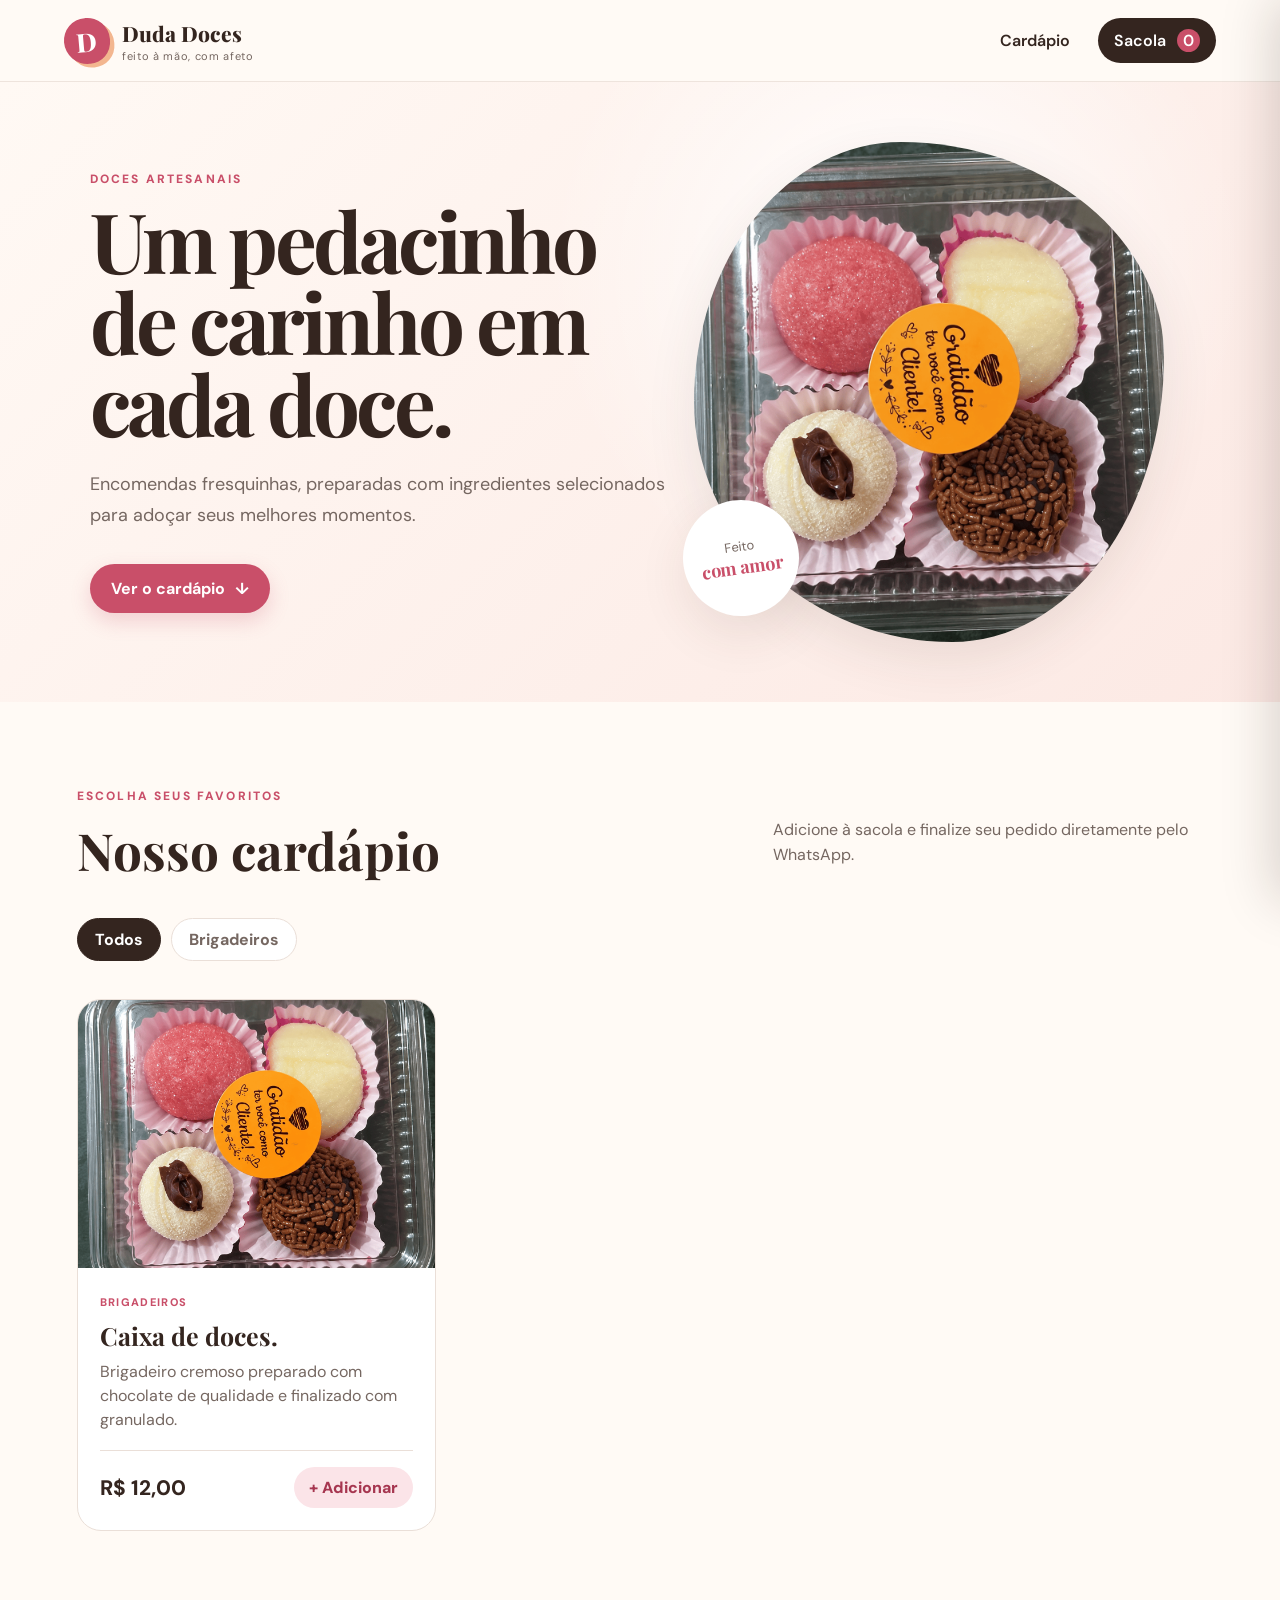
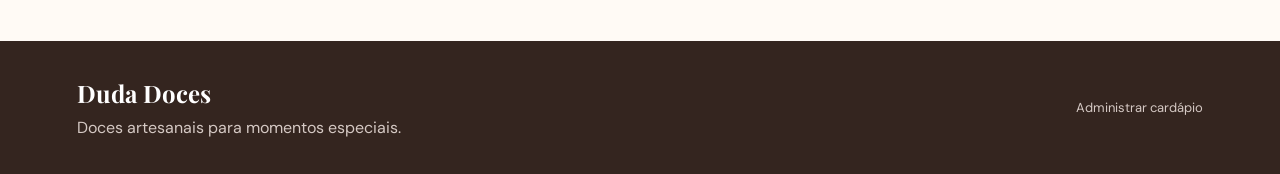
<file: index.html>
<!doctype html>
<html lang="pt-BR">
<head>
  <meta charset="UTF-8">
  <meta name="viewport" content="width=device-width, initial-scale=1.0">
  <title>Duda Doces — Doces Artesanais &amp; Cardápio Online</title>

  <!-- SEO Primário -->
  <meta name="description" content="Doces artesanais preparados com afeto e ingredientes nobres. Brigadeiros gourmet, cupcakes e delícias fresquinhas para seus melhores momentos. Faça sua encomenda e peça direto pelo WhatsApp!">
  <meta name="keywords" content="doces artesanais, brigadeiro gourmet, cupcakes, confeitaria artesanal, doces para festa, cardápio online, encomendas doces, Duda Doces">
  <meta name="author" content="Duda Doces">
  <meta name="robots" content="index, follow, max-image-preview:large, max-snippet:-1, max-video-preview:-1">
  <link rel="canonical" href="https://mrpowerup82.github.io/duda-doces/">

  <!-- Tema e Navegadores Móveis -->
  <meta name="theme-color" content="#fff7f4">
  <meta name="msapplication-TileColor" content="#c94f69">
  <meta name="apple-mobile-web-app-capable" content="yes">
  <meta name="apple-mobile-web-app-status-bar-style" content="default">
  <meta name="apple-mobile-web-app-title" content="Duda Doces">

  <!-- Favicon -->
  <link rel="icon" type="image/svg+xml" href="assets/images/favicon.svg">
  <link rel="apple-touch-icon" href="assets/images/favicon.svg">

  <!-- Open Graph / Facebook / WhatsApp -->
  <meta property="og:type" content="website">
  <meta property="og:locale" content="pt_BR">
  <meta property="og:site_name" content="Duda Doces">
  <meta property="og:url" content="https://mrpowerup82.github.io/duda-doces/">
  <meta property="og:title" content="Duda Doces — Doces Artesanais &amp; Cardápio Online">
  <meta property="og:description" content="Doces artesanais preparados com afeto. Escolha seus brigadeiros gourmet e cupcakes favoritos e envie seu pedido com facilidade pelo WhatsApp!">
  <meta property="og:image" content="https://mrpowerup82.github.io/duda-doces/assets/images/og-image.jpg">
  <meta property="og:image:secure_url" content="https://mrpowerup82.github.io/duda-doces/assets/images/og-image.jpg">
  <meta property="og:image:type" content="image/jpeg">
  <meta property="og:image:width" content="1200">
  <meta property="og:image:height" content="675">
  <meta property="og:image:alt" content="Duda Doces — Brigadeiros gourmet e cupcakes artesanais">

  <!-- Twitter Cards -->
  <meta name="twitter:card" content="summary_large_image">
  <meta name="twitter:title" content="Duda Doces — Doces Artesanais &amp; Cardápio Online">
  <meta name="twitter:description" content="Doces artesanais preparados com afeto. Escolha seus doces favoritos e envie seu pedido diretamente pelo WhatsApp!">
  <meta name="twitter:image" content="https://mrpowerup82.github.io/duda-doces/assets/images/og-image.jpg">
  <meta name="twitter:image:alt" content="Duda Doces — Cardápio de Doces Artesanais">

  <!-- Fontes e Estilos -->
  <link rel="preconnect" href="https://fonts.googleapis.com">
  <link rel="preconnect" href="https://fonts.gstatic.com" crossorigin>
  <link href="https://fonts.googleapis.com/css2?family=DM+Sans:wght@400;500;600;700&family=Playfair+Display:wght@700;800&display=swap" rel="stylesheet">
  <link rel="stylesheet" href="styles.css">

  <!-- Dados Estruturados / Schema.org (JSON-LD) -->
  <script type="application/ld+json">
  {
    "@context": "https://schema.org",
    "@type": "Bakery",
    "name": "Duda Doces",
    "image": "https://mrpowerup82.github.io/duda-doces/assets/images/og-image.jpg",
    "url": "https://mrpowerup82.github.io/duda-doces/",
    "telephone": "+5517991336927",
    "priceRange": "$$",
    "servesCuisine": "Doces, Confeitaria Artesanal, Sobremesas",
    "description": "Doces artesanais preparados com afeto e ingredientes nobres. Encomendas de brigadeiros gourmet, cupcakes e doces com pedidos diretos pelo WhatsApp.",
    "hasMenu": "https://mrpowerup82.github.io/duda-doces/#cardapio",
    "currenciesAccepted": "BRL",
    "paymentAccepted": "Pix, Dinheiro, Cartão",
    "address": {
      "@type": "PostalAddress",
      "addressCountry": "BR"
    },
    "makesOffer": [
      {
        "@type": "Offer",
        "itemOffered": {
          "@type": "Product",
          "name": "Brigadeiro Gourmet",
          "description": "Brigadeiro cremoso preparado com chocolate de qualidade e finalizado com granulado.",
          "image": "https://mrpowerup82.github.io/duda-doces/assets/images/brigadeiro.png",
          "offers": {
            "@type": "Offer",
            "price": "4.50",
            "priceCurrency": "BRL",
            "availability": "https://schema.org/InStock"
          }
        }
      },
      {
        "@type": "Offer",
        "itemOffered": {
          "@type": "Product",
          "name": "Cupcake de Chocolate",
          "description": "Massa fofinha de chocolate com cobertura cremosa, feita artesanalmente.",
          "image": "https://mrpowerup82.github.io/duda-doces/assets/images/cupcake.png",
          "offers": {
            "@type": "Offer",
            "price": "9.00",
            "priceCurrency": "BRL",
            "availability": "https://schema.org/InStock"
          }
        }
      }
    ]
  }
  </script>
</head>
<body>
  <header class="site-header">
    <a class="brand" href="./" aria-label="Duda Doces — início">
      <span class="brand-mark">D</span>
      <span><strong id="brand-name">Duda Doces</strong><small>feito à mão, com afeto</small></span>
    </a>
    <nav>
      <a href="#cardapio">Cardápio</a>
      <button class="cart-shortcut" id="cart-shortcut" type="button" aria-label="Abrir carrinho">
        Sacola <span id="header-cart-count">0</span>
      </button>
    </nav>
  </header>

  <main>
    <section class="hero">
      <div class="hero-copy">
        <p class="eyebrow">DOCES ARTESANAIS</p>
        <h1>Um pedacinho de carinho em cada doce.</h1>
        <p id="hero-description">Encomendas fresquinhas, preparadas com ingredientes selecionados para adoçar seus melhores momentos.</p>
        <a class="primary-button" href="#cardapio">Ver o cardápio <span>↓</span></a>
      </div>
      <div class="hero-art" aria-hidden="true">
        <span class="hero-blob"></span>
        <img src="assets/images/brigadeiro.png" alt="Cupcake artesanal de chocolate decorado da Duda Doces" width="500" height="500">
        <span class="hero-note">Feito<br><strong>com amor</strong></span>
      </div>
    </section>

    <section class="menu-section" id="cardapio">
      <div class="section-heading">
        <div>
          <p class="eyebrow">ESCOLHA SEUS FAVORITOS</p>
          <h2>Nosso cardápio</h2>
        </div>
        <p>Adicione à sacola e finalize seu pedido diretamente pelo WhatsApp.</p>
      </div>
      <div class="category-tabs" id="category-tabs" aria-label="Categorias"></div>
      <div class="product-grid" id="product-grid" aria-live="polite"></div>
      <div class="empty-state hidden" id="empty-state">
        <span>🍰</span>
        <h3>Nenhum doce nesta categoria</h3>
        <p>Veja as outras opções do nosso cardápio.</p>
      </div>
    </section>
  </main>

  <footer>
    <div>
      <strong id="footer-name">Duda Doces</strong>
      <p id="footer-message">Doces artesanais para momentos especiais.</p>
    </div>
    <a href="admin.html" title="Área administrativa">Administrar cardápio</a>
  </footer>

  <div class="toast" id="toast" role="status"></div>
  <div class="overlay" id="cart-overlay" hidden></div>
  <aside class="cart-drawer" id="cart-drawer" aria-label="Sua sacola" aria-hidden="true">
    <div class="cart-header">
      <div><p class="eyebrow">SEU PEDIDO</p><h2>Minha sacola</h2></div>
      <button class="icon-button" id="close-cart" type="button" aria-label="Fechar sacola">×</button>
    </div>
    <div class="cart-items" id="cart-items"></div>
    <div class="cart-empty" id="cart-empty"><span>🛍️</span><p>Sua sacola está vazia.</p></div>
    <div class="checkout" id="checkout-area">
      <div class="cart-total"><span>Total</span><strong id="cart-total">R$ 0,00</strong></div>
      <form id="checkout-form">
        <label>Seu nome <input name="customerName" required autocomplete="name" placeholder="Como podemos chamar você?"></label>
        <label>Celular <input name="customerPhone" required inputmode="tel" autocomplete="tel" placeholder="(17) 99999-9999"></label>
        <label>Entrega
          <select name="deliveryType" id="delivery-type">
            <option value="Retirada">Vou retirar</option>
            <!-- <option value="Entrega">Quero receber</option> -->
          </select>
        </label>
        <label class="hidden" id="address-field">Endereço <input name="address" autocomplete="street-address" placeholder="Rua, número e bairro"></label>
        <label>Forma de pagamento
          <select name="payment">
            <option>Pix</option><option>Dinheiro</option><option>Cartão</option>
          </select>
        </label>
        <label>Observações <textarea name="notes" rows="2" placeholder="Ex.: sem granulado, horário desejado..."></textarea></label>
        <button class="whatsapp-button" type="submit">Enviar pedido pelo WhatsApp</button>
        <p class="checkout-hint">Você poderá conferir a mensagem antes de enviá-la.</p>
      </form>
    </div>
  </aside>

  <script type="module" src="app.js"></script>
</body>
</html>
</file>
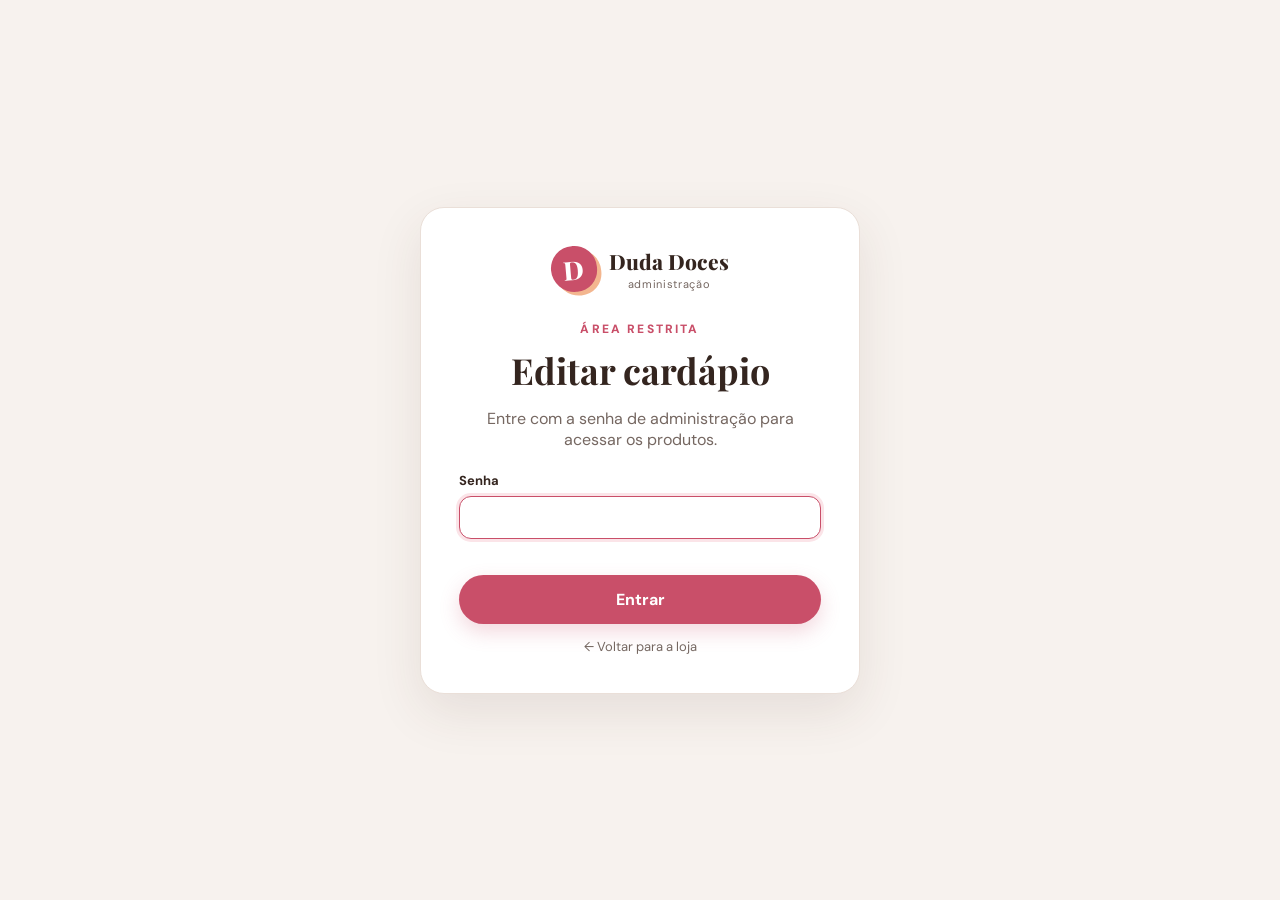
<file: admin.html>
<!doctype html>
<html lang="pt-BR">
<head>
  <meta charset="UTF-8">
  <meta name="viewport" content="width=device-width, initial-scale=1.0">
  <meta name="robots" content="noindex,nofollow">
  <title>Admin — Duda Doces</title>
  <link rel="icon" type="image/svg+xml" href="assets/images/favicon.svg">
  <link rel="preconnect" href="https://fonts.googleapis.com">
  <link rel="preconnect" href="https://fonts.gstatic.com" crossorigin>
  <link href="https://fonts.googleapis.com/css2?family=DM+Sans:wght@400;500;600;700&family=Playfair+Display:wght@700;800&display=swap" rel="stylesheet">
  <link rel="stylesheet" href="styles.css">
</head>
<body class="admin-body">
  <main class="login-shell" id="login-view">
    <form class="login-card" id="login-form">
      <a class="brand centered" href="index.html"><span class="brand-mark">D</span><span><strong>Duda Doces</strong><small>administração</small></span></a>
      <p class="eyebrow">ÁREA RESTRITA</p>
      <h1>Editar cardápio</h1>
      <p>Entre com a senha de administração para acessar os produtos.</p>
      <label>Senha <input id="admin-password" type="password" required autocomplete="current-password" autofocus></label>
      <p class="form-error" id="login-error"></p>
      <button class="primary-button full" type="submit">Entrar</button>
      <a class="back-link" href="index.html">← Voltar para a loja</a>
    </form>
  </main>

  <main class="admin-shell hidden" id="admin-view">
    <header class="admin-header">
      <div><p class="eyebrow">DUDA DOCES</p><h1>Editor do cardápio</h1></div>
      <div class="admin-actions">
        <label class="secondary-button file-button">Importar JSON<input id="import-file" type="file" accept="application/json,.json"></label>
        <button class="primary-button" id="export-button" type="button">Baixar cardapio.json</button>
        <button class="text-button" id="logout-button" type="button">Sair</button>
      </div>
    </header>

    <div class="admin-notice"><strong>Como publicar:</strong> depois de editar, baixe o JSON, substitua <code>data/cardapio.json</code> no GitHub e faça o commit. O site será atualizado automaticamente.</div>

    <section class="admin-card">
      <div class="card-heading"><div><h2>Informações da loja</h2><p>Dados exibidos no site e usados nos pedidos.</p></div></div>
      <div class="form-grid" id="settings-fields">
        <label>Nome da loja <input data-setting="storeName"></label>
        <label>WhatsApp (país + DDD + número) <input data-setting="whatsapp" inputmode="numeric"></label>
        <label class="wide">Texto de apresentação <textarea data-setting="description" rows="2"></textarea></label>
        <label class="wide">Mensagem do rodapé <input data-setting="footerMessage"></label>
      </div>
    </section>

    <section class="admin-card">
      <div class="card-heading">
        <div><h2>Produtos</h2><p>Arraste não é necessário: use as setas para ordenar.</p></div>
        <button class="secondary-button" id="add-product" type="button">+ Novo produto</button>
      </div>
      <div class="product-editor-list" id="product-editor-list"></div>
    </section>
  </main>

  <template id="product-editor-template">
    <article class="product-editor">
      <div class="editor-topline">
        <span class="drag-label">PRODUTO <b data-product-number></b></span>
        <div class="editor-actions">
          <button type="button" data-move="up" title="Mover para cima">↑</button>
          <button type="button" data-move="down" title="Mover para baixo">↓</button>
          <button type="button" data-remove class="danger-text">Excluir</button>
        </div>
      </div>
      <div class="form-grid">
        <label>Nome <input data-field="name" required></label>
        <label>Categoria <input data-field="category" list="category-suggestions" required></label>
        <label>Preço (R$) <input data-field="price" type="number" min="0" step="0.01" required></label>
        <label>Imagem <input data-field="image" placeholder="assets/images/foto.png ou https://..."></label>
        <label class="wide">Descrição <textarea data-field="description" rows="2"></textarea></label>
        <label class="checkbox-label"><input data-field="available" type="checkbox"> Disponível no cardápio</label>
      </div>
    </article>
  </template>
  <datalist id="category-suggestions"></datalist>
  <div class="toast" id="toast" role="status"></div>
  <script type="module" src="admin.js"></script>
</body>
</html>
</file>
<file: styles.css>
:root {
  --cream: #fffaf5;
  --paper: #ffffff;
  --ink: #34251f;
  --muted: #756761;
  --rose: #c94f69;
  --rose-dark: #a63650;
  --rose-soft: #fbe4e8;
  --peach: #f3b68f;
  --line: #eadfd8;
  --green: #218b64;
  --shadow: 0 18px 50px rgba(83, 50, 38, .1);
}

* { box-sizing: border-box; }
html { scroll-behavior: smooth; }
body { margin: 0; background: var(--cream); color: var(--ink); font-family: "DM Sans", sans-serif; }
button, input, textarea, select { font: inherit; }
button, a { -webkit-tap-highlight-color: transparent; }
a { color: inherit; text-decoration: none; }
.hidden { display: none !important; }

.site-header {
  min-height: 82px; padding: 14px clamp(22px, 5vw, 76px); display: flex; align-items: center;
  justify-content: space-between; background: rgba(255, 250, 245, .92); backdrop-filter: blur(14px);
  border-bottom: 1px solid rgba(234, 223, 216, .8); position: sticky; top: 0; z-index: 20;
}
.brand { display: inline-flex; align-items: center; gap: 12px; }
.brand.centered { justify-content: center; }
.brand-mark { width: 46px; height: 46px; border-radius: 50% 50% 48% 52%; background: var(--rose); color: white; display: grid; place-items: center; font: 800 26px "Playfair Display"; transform: rotate(-5deg); box-shadow: 4px 4px 0 var(--peach); }
.brand strong, .brand small { display: block; }
.brand strong { font: 800 21px "Playfair Display"; }
.brand small { color: var(--muted); font-size: 11px; letter-spacing: .06em; margin-top: 2px; }
nav { display: flex; align-items: center; gap: 28px; font-weight: 600; }
.cart-shortcut { border: 0; background: var(--ink); color: white; border-radius: 999px; padding: 11px 16px; cursor: pointer; }
.cart-shortcut span { background: var(--rose); border-radius: 50%; display: inline-grid; place-items: center; width: 23px; height: 23px; margin-left: 7px; }

.hero { min-height: 590px; padding: 60px clamp(24px, 7vw, 110px); display: grid; grid-template-columns: 1.05fr .95fr; align-items: center; overflow: hidden; background: radial-gradient(circle at 70% 30%, #fff 0, transparent 35%), linear-gradient(135deg, #fff9f4, #fce9e4); }
.hero-copy { max-width: 660px; position: relative; z-index: 2; }
.eyebrow { color: var(--rose); font-size: 12px; font-weight: 800; letter-spacing: .18em; margin: 0 0 12px; }
h1, h2, h3 { font-family: "Playfair Display", serif; margin-top: 0; }
.hero h1 { font-size: clamp(48px, 6.5vw, 86px); line-height: .98; letter-spacing: -.045em; margin-bottom: 26px; }
.hero-copy > p:not(.eyebrow) { color: var(--muted); font-size: 18px; line-height: 1.7; max-width: 590px; }
.primary-button, .secondary-button { border: 0; display: inline-flex; justify-content: center; align-items: center; gap: 10px; border-radius: 999px; padding: 14px 21px; font-weight: 700; cursor: pointer; }
.primary-button { background: var(--rose); color: white; box-shadow: 0 8px 20px rgba(201, 79, 105, .22); }
.primary-button:hover { background: var(--rose-dark); transform: translateY(-1px); }
.primary-button.full { width: 100%; }
.secondary-button { background: var(--rose-soft); color: var(--rose-dark); }
.hero .primary-button { margin-top: 16px; }
.hero-art { min-height: 470px; position: relative; display: grid; place-items: center; }
.hero-art img { width: min(500px, 90%); max-height: 500px; object-fit: cover; border-radius: 44% 56% 45% 55% / 52% 43% 57% 48%; position: relative; z-index: 2; filter: saturate(.93); box-shadow: var(--shadow); }
.hero-blob { position: absolute; width: 85%; aspect-ratio: 1; background: var(--peach); opacity: .45; border-radius: 64% 36% 60% 40% / 45% 58% 42% 55%; transform: rotate(12deg); }
.hero-note { position: absolute; z-index: 3; bottom: 26px; left: 3%; width: 116px; height: 116px; border-radius: 50%; background: white; display: grid; place-content: center; text-align: center; transform: rotate(-8deg); box-shadow: var(--shadow); color: var(--muted); font-size: 13px; }
.hero-note strong { color: var(--rose); font-family: "Playfair Display"; font-size: 18px; }

.menu-section { padding: 86px clamp(22px, 6vw, 90px) 110px; max-width: 1500px; margin: auto; }
.section-heading { display: flex; justify-content: space-between; gap: 40px; align-items: end; margin-bottom: 34px; }
.section-heading h2 { font-size: clamp(38px, 4vw, 56px); margin-bottom: 0; }
.section-heading > p { max-width: 430px; color: var(--muted); line-height: 1.6; }
.category-tabs { display: flex; gap: 10px; overflow-x: auto; padding-bottom: 16px; margin-bottom: 22px; }
.category-tabs button { white-space: nowrap; border: 1px solid var(--line); background: white; color: var(--muted); border-radius: 999px; padding: 10px 17px; cursor: pointer; font-weight: 700; }
.category-tabs button.active { background: var(--ink); color: white; border-color: var(--ink); }
.product-grid { display: grid; grid-template-columns: repeat(3, minmax(0, 1fr)); gap: 24px; }
.product-card { background: var(--paper); border: 1px solid var(--line); border-radius: 24px; overflow: hidden; transition: transform .25s, box-shadow .25s; }
.product-card:hover { transform: translateY(-5px); box-shadow: var(--shadow); }
.product-image { aspect-ratio: 4/3; width: 100%; object-fit: cover; background: var(--rose-soft); display: block; }
.product-content { padding: 22px; }
.product-category { color: var(--rose); font-size: 11px; letter-spacing: .12em; font-weight: 800; text-transform: uppercase; }
.product-content h3 { font-size: 25px; margin: 8px 0; }
.product-content p { color: var(--muted); min-height: 46px; line-height: 1.5; margin: 0 0 18px; }
.product-bottom { border-top: 1px solid var(--line); padding-top: 16px; display: flex; justify-content: space-between; align-items: center; gap: 10px; }
.product-price { font-size: 21px; font-weight: 800; }
.add-button { border: 0; background: var(--rose-soft); color: var(--rose-dark); border-radius: 999px; padding: 10px 15px; font-weight: 800; cursor: pointer; }
.add-button:hover { background: var(--rose); color: white; }
.empty-state { text-align: center; padding: 80px 20px; color: var(--muted); }
.empty-state span { font-size: 60px; }
.empty-state h3 { color: var(--ink); margin: 15px 0 6px; }

footer { padding: 36px clamp(22px, 6vw, 90px); background: var(--ink); color: white; display: flex; align-items: center; justify-content: space-between; gap: 30px; }
footer strong { font: 700 24px "Playfair Display"; }
footer p { color: #d5c9c4; margin: 8px 0 0; }
footer > a { color: #d5c9c4; font-size: 13px; }

.overlay { position: fixed; inset: 0; background: rgba(36, 25, 21, .45); z-index: 39; backdrop-filter: blur(2px); }
.cart-drawer { position: fixed; z-index: 40; top: 0; right: 0; bottom: 0; width: min(470px, 100%); background: var(--cream); padding: 26px; transform: translateX(102%); transition: transform .28s ease; overflow-y: auto; box-shadow: -15px 0 50px rgba(40, 20, 15, .18); }
.cart-drawer.open { transform: translateX(0); }
.cart-header { display: flex; justify-content: space-between; align-items: start; border-bottom: 1px solid var(--line); padding-bottom: 18px; }
.cart-header h2 { font-size: 32px; margin: 0; }
.icon-button { background: white; border: 1px solid var(--line); width: 42px; height: 42px; border-radius: 50%; font-size: 26px; cursor: pointer; }
.cart-items { display: grid; gap: 12px; margin: 20px 0; }
.cart-item { background: white; border: 1px solid var(--line); border-radius: 16px; padding: 13px; display: grid; grid-template-columns: 58px 1fr auto; align-items: center; gap: 12px; }
.cart-item img { width: 58px; height: 58px; border-radius: 12px; object-fit: cover; }
.cart-item strong, .cart-item small { display: block; }
.cart-item small { color: var(--muted); margin-top: 4px; }
.quantity { display: flex; align-items: center; gap: 8px; }
.quantity button { border: 1px solid var(--line); background: var(--cream); border-radius: 50%; width: 27px; height: 27px; cursor: pointer; }
.cart-empty { color: var(--muted); text-align: center; padding: 60px 10px; }
.cart-empty span { font-size: 55px; }
.checkout { border-top: 1px solid var(--line); padding-top: 20px; }
.cart-total { display: flex; justify-content: space-between; font-size: 21px; margin-bottom: 20px; }
.checkout form, .login-card { display: grid; gap: 14px; }
label { display: grid; gap: 7px; color: var(--ink); font-size: 13px; font-weight: 700; }
input, textarea, select { width: 100%; border: 1px solid var(--line); border-radius: 12px; padding: 12px 13px; background: white; color: var(--ink); outline: 0; }
input:focus, textarea:focus, select:focus { border-color: var(--rose); box-shadow: 0 0 0 3px var(--rose-soft); }
.whatsapp-button { border: 0; background: var(--green); color: white; border-radius: 14px; padding: 15px; font-weight: 800; font-size: 16px; cursor: pointer; }
.checkout-hint { text-align: center; color: var(--muted); font-size: 11px; margin: -4px 0 0; }
.toast { position: fixed; z-index: 80; left: 50%; bottom: 24px; transform: translate(-50%, 20px); background: var(--ink); color: white; border-radius: 999px; padding: 12px 20px; opacity: 0; pointer-events: none; transition: .25s; box-shadow: var(--shadow); }
.toast.show { opacity: 1; transform: translate(-50%, 0); }

.admin-body { min-height: 100vh; background: #f7f2ee; }
.login-shell { min-height: 100vh; display: grid; place-items: center; padding: 24px; }
.login-card { width: min(440px, 100%); background: white; padding: 38px; border: 1px solid var(--line); border-radius: 24px; box-shadow: var(--shadow); text-align: center; }
.login-card .eyebrow { margin: 15px 0 -5px; }
.login-card h1 { font-size: 36px; margin: 0; }
.login-card > p:not(.eyebrow):not(.form-error) { color: var(--muted); margin: 0 0 8px; }
.login-card label { text-align: left; }
.form-error { min-height: 18px; color: #b42318; font-size: 13px; margin: -5px 0; }
.back-link { color: var(--muted); font-size: 13px; }
.admin-shell { max-width: 1180px; margin: auto; padding: 46px 26px 90px; }
.admin-header, .card-heading { display: flex; justify-content: space-between; align-items: center; gap: 22px; }
.admin-header { margin-bottom: 22px; }
.admin-header h1 { font-size: 42px; margin: 0; }
.admin-actions { display: flex; align-items: center; flex-wrap: wrap; gap: 9px; }
.file-button input { display: none; }
.text-button { border: 0; background: transparent; color: var(--muted); cursor: pointer; padding: 10px; }
.admin-notice { background: #fff5d9; border: 1px solid #ead79c; border-radius: 14px; padding: 15px 18px; margin-bottom: 20px; line-height: 1.5; }
.admin-card { background: white; border: 1px solid var(--line); border-radius: 20px; padding: 24px; margin-top: 20px; }
.card-heading { margin-bottom: 22px; }
.card-heading h2 { font-size: 27px; margin: 0 0 5px; }
.card-heading p { color: var(--muted); margin: 0; }
.form-grid { display: grid; grid-template-columns: 1fr 1fr; gap: 16px; }
.form-grid .wide { grid-column: 1 / -1; }
.product-editor-list { display: grid; gap: 16px; }
.product-editor { background: var(--cream); border: 1px solid var(--line); border-radius: 16px; padding: 18px; }
.editor-topline { display: flex; justify-content: space-between; align-items: center; margin-bottom: 15px; }
.drag-label { font-size: 11px; color: var(--muted); letter-spacing: .13em; font-weight: 800; }
.editor-actions { display: flex; align-items: center; gap: 5px; }
.editor-actions button { border: 1px solid var(--line); background: white; padding: 7px 10px; border-radius: 9px; cursor: pointer; }
.editor-actions .danger-text { color: #b42318; }
.checkbox-label { display: flex; align-items: center; gap: 8px; }
.checkbox-label input { width: 18px; height: 18px; }

@media (max-width: 900px) {
  .hero { grid-template-columns: 1fr; padding-top: 45px; }
  .hero-art { min-height: 390px; }
  .product-grid { grid-template-columns: repeat(2, minmax(0, 1fr)); }
  .section-heading { align-items: start; flex-direction: column; gap: 8px; }
  .admin-header { align-items: start; flex-direction: column; }
}
@media (max-width: 600px) {
  .site-header { min-height: 70px; padding: 10px 16px; }
  nav > a { display: none; }
  .brand small { display: none; }
  .hero { min-height: auto; padding: 55px 22px 25px; }
  .hero h1 { font-size: 48px; }
  .hero-art { min-height: 330px; }
  .hero-note { width: 92px; height: 92px; }
  .menu-section { padding: 65px 16px 80px; }
  .product-grid { grid-template-columns: 1fr; }
  footer { align-items: start; flex-direction: column; }
  .cart-drawer { padding: 20px 16px; }
  .form-grid { grid-template-columns: 1fr; }
  .form-grid .wide { grid-column: auto; }
  .admin-shell { padding: 28px 14px 70px; }
  .admin-card { padding: 17px; }
  .card-heading { align-items: start; flex-direction: column; }
  .admin-actions .primary-button, .admin-actions .secondary-button { padding: 11px 14px; }
}

@media (prefers-reduced-motion: reduce) {
  *, *::before, *::after { scroll-behavior: auto !important; transition-duration: .01ms !important; }
}
</file>
